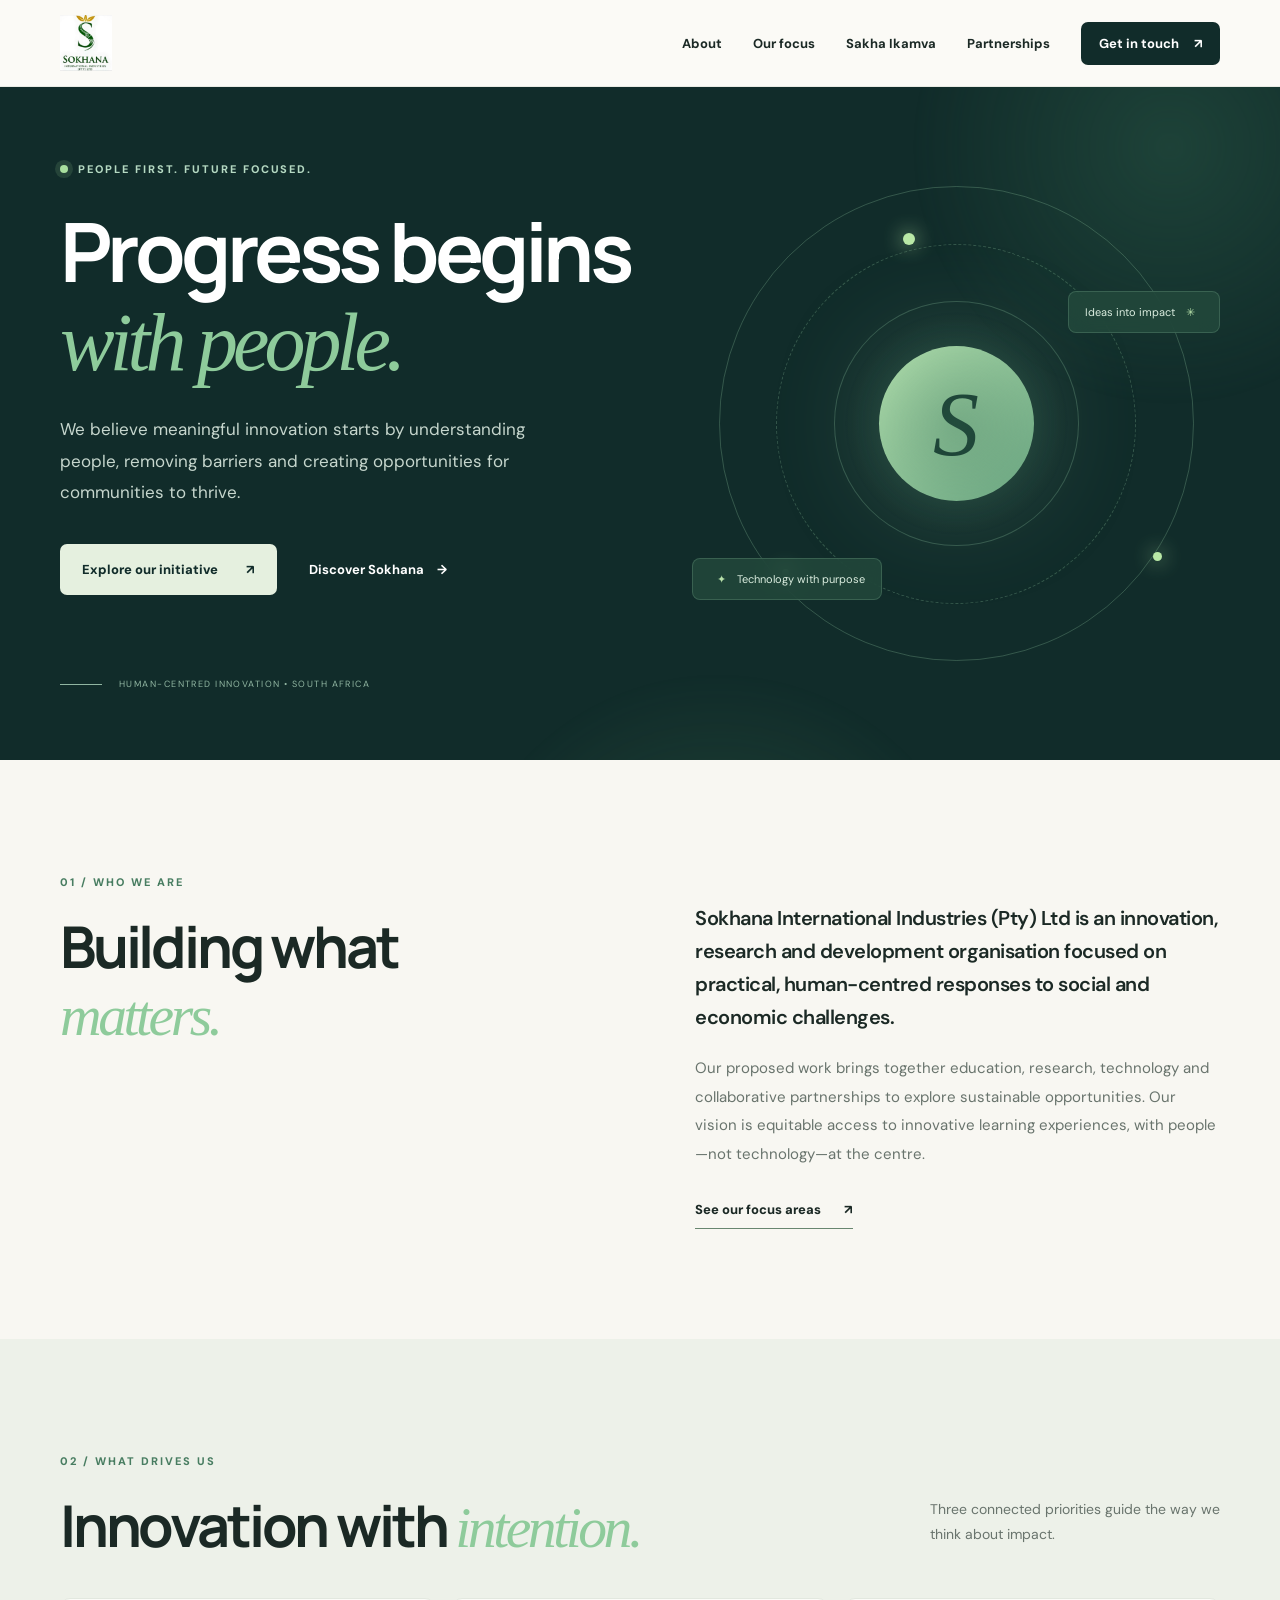
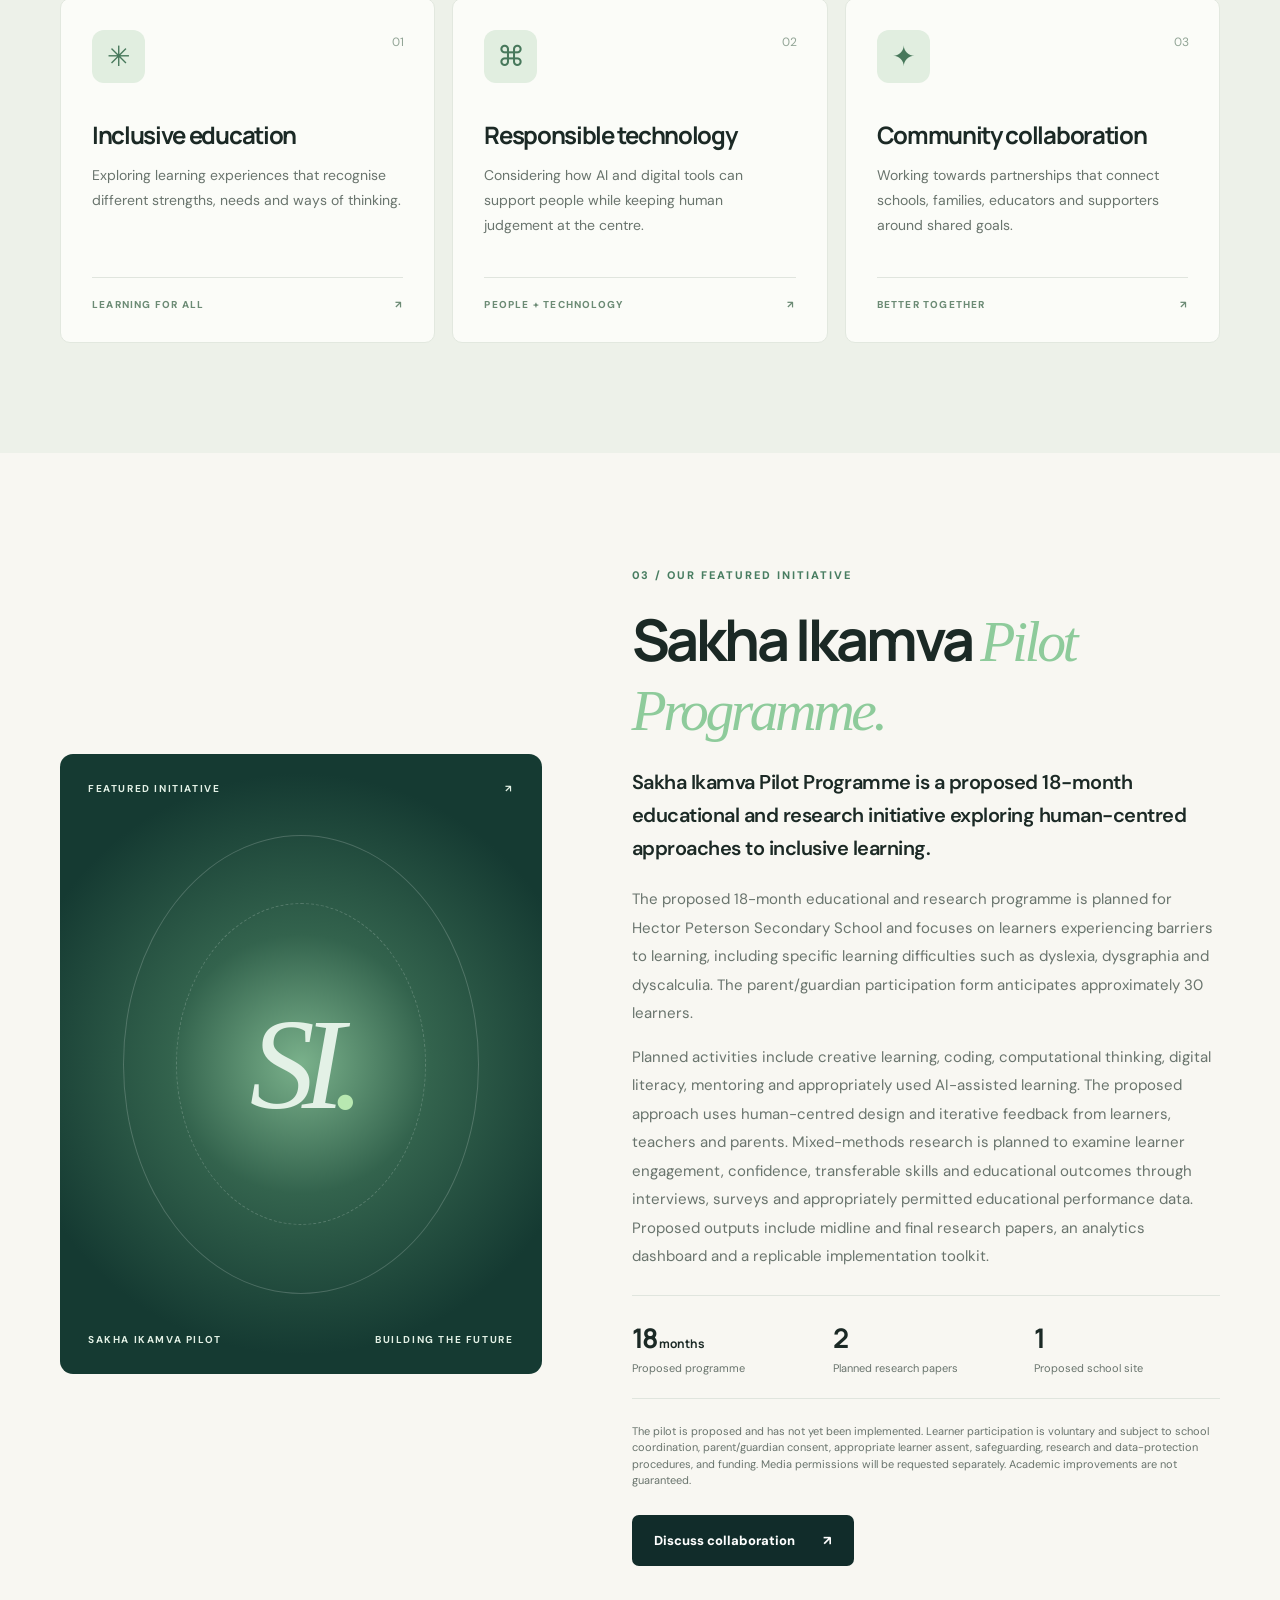
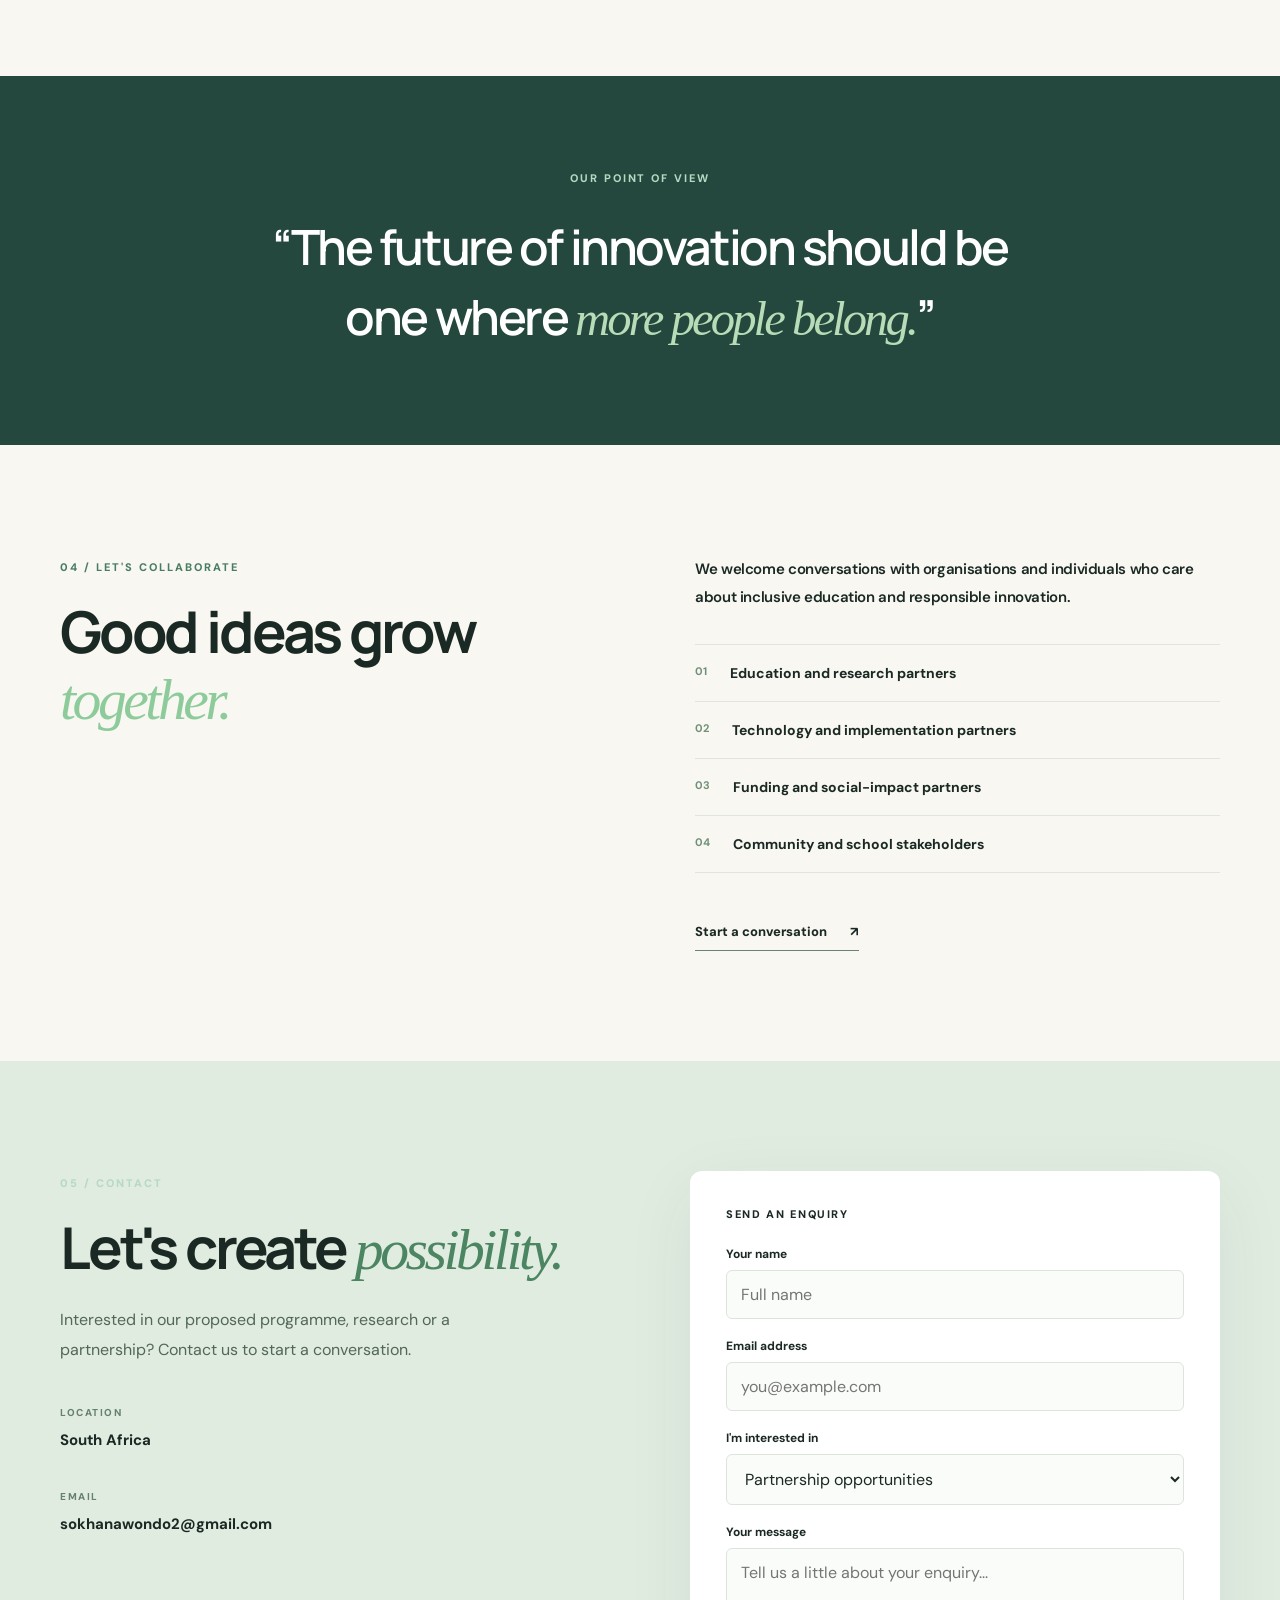
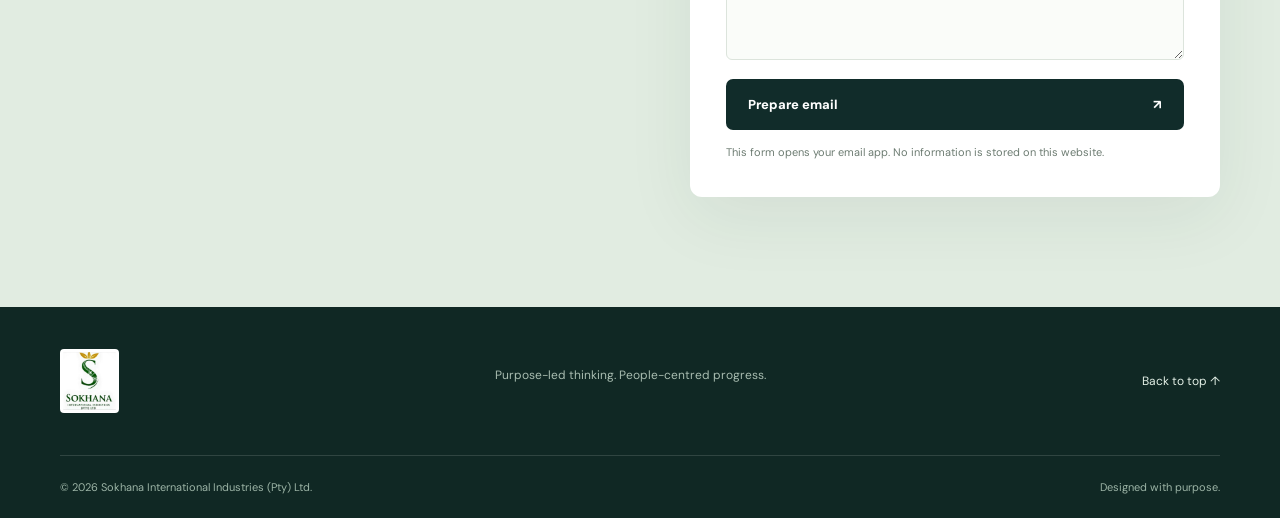
<file: index.html>
<!DOCTYPE html>
<html lang="en">
<head>
  <meta charset="UTF-8" />
  <meta name="viewport" content="width=device-width, initial-scale=1" />
  <meta name="description" content="Sokhana International Industries (Pty) Ltd — exploring human-centred innovation, inclusive education and responsible technology." />
  <meta name="theme-color" content="#112c2a" />
  <title>Sokhana International Industries | Human-centred innovation</title>
  <link rel="icon" href="assets/sokhana-symbol.png" type="image/png" />
  <link rel="stylesheet" href="styles.css" />
  <script src="script.js" defer></script>
</head>
<body>
  <a class="skip-link" href="#main">Skip to content</a>
  <header class="site-header" id="top">
    <div class="container nav-wrap">
      <a class="brand" href="#top" aria-label="Sokhana home"><img class="brand-logo" src="assets/sokhana-logo.jpg" alt="Sokhana International Industries (Pty) Ltd" /></a>
      <button class="menu-toggle" aria-label="Open navigation" aria-expanded="false" aria-controls="primary-nav"><span></span><span></span><span></span></button>
      <nav class="nav" id="primary-nav" aria-label="Main navigation">
        <a href="#about">About</a><a href="#focus">Our focus</a><a href="#initiative">Sakha Ikamva</a><a href="#partners">Partnerships</a><a class="nav-cta" href="#contact">Get in touch <span aria-hidden="true">↗</span></a>
      </nav>
    </div>
  </header>
  <main id="main">
    <section class="hero">
      <div class="hero-glow hero-glow-one"></div><div class="hero-glow hero-glow-two"></div>
      <div class="container hero-grid">
        <div class="hero-copy">
          <span class="eyebrow light"><span class="pulse"></span> PEOPLE FIRST. FUTURE FOCUSED.</span>
          <h1>Progress begins <em>with people.</em></h1>
          <p>We believe meaningful innovation starts by understanding people, removing barriers and creating opportunities for communities to thrive.</p>
          <div class="hero-actions"><a class="button button-light" href="#initiative">Explore our initiative <span aria-hidden="true">↗</span></a><a class="text-link" href="#about">Discover Sokhana <span aria-hidden="true">→</span></a></div>
          <div class="hero-bottom"><span class="line"></span><span>HUMAN-CENTRED INNOVATION • SOUTH AFRICA</span></div>
        </div>
        <div class="hero-art" aria-hidden="true"><div class="orbit orbit-outer"></div><div class="orbit orbit-middle"></div><div class="orbit orbit-inner"></div><div class="core"><span class="core-symbol">S</span></div><span class="orbit-point point-one"></span><span class="orbit-point point-two"></span><span class="orbit-point point-three"></span><div class="art-label art-label-top">Ideas into impact <span>✳</span></div><div class="art-label art-label-bottom"><span>✦</span> Technology with purpose</div></div>
      </div>
    </section>
    <section class="intro section" id="about"><div class="container intro-grid"><div><span class="eyebrow">01 / WHO WE ARE</span><h2>Building what <em>matters.</em></h2></div><div class="intro-body"><p class="lead">Sokhana International Industries (Pty) Ltd is an innovation, research and development organisation focused on practical, human-centred responses to social and economic challenges.</p><p>Our proposed work brings together education, research, technology and collaborative partnerships to explore sustainable opportunities. Our vision is equitable access to innovative learning experiences, with people—not technology—at the centre.</p><a class="inline-link" href="#focus">See our focus areas <span aria-hidden="true">↗</span></a></div></div></section>
    <section class="focus section" id="focus"><div class="container"><div class="section-heading"><div><span class="eyebrow">02 / WHAT DRIVES US</span><h2>Innovation with <em>intention.</em></h2></div><p>Three connected priorities guide the way we think about impact.</p></div><div class="cards"><article class="focus-card"><div class="card-icon" aria-hidden="true">✳</div><span class="card-number">01</span><h3>Inclusive education</h3><p>Exploring learning experiences that recognise different strengths, needs and ways of thinking.</p><div class="card-bottom">LEARNING FOR ALL <span>↗</span></div></article><article class="focus-card"><div class="card-icon" aria-hidden="true">⌘</div><span class="card-number">02</span><h3>Responsible technology</h3><p>Considering how AI and digital tools can support people while keeping human judgement at the centre.</p><div class="card-bottom">PEOPLE + TECHNOLOGY <span>↗</span></div></article><article class="focus-card"><div class="card-icon" aria-hidden="true">✦</div><span class="card-number">03</span><h3>Community collaboration</h3><p>Working towards partnerships that connect schools, families, educators and supporters around shared goals.</p><div class="card-bottom">BETTER TOGETHER <span>↗</span></div></article></div></div></section>
    <section class="initiative section" id="initiative"><div class="container initiative-grid"><div class="initiative-visual"><div class="visual-header"><span>FEATURED INITIATIVE</span><span>↗</span></div><div class="visual-orb"><span>SI<span>.</span></span></div><div class="visual-footer"><span>SAKHA IKAMVA PILOT</span><span>BUILDING THE FUTURE</span></div></div><div class="initiative-copy"><span class="eyebrow">03 / OUR FEATURED INITIATIVE</span><h2>Sakha Ikamva <em>Pilot Programme.</em></h2><p class="lead">Sakha Ikamva Pilot Programme is a proposed 18-month educational and research initiative exploring human-centred approaches to inclusive learning.</p><p>The proposed 18-month educational and research programme is planned for Hector Peterson Secondary School and focuses on learners experiencing barriers to learning, including specific learning difficulties such as dyslexia, dysgraphia and dyscalculia. The parent/guardian participation form anticipates approximately 30 learners.</p><p>Planned activities include creative learning, coding, computational thinking, digital literacy, mentoring and appropriately used AI-assisted learning. The proposed approach uses human-centred design and iterative feedback from learners, teachers and parents. Mixed-methods research is planned to examine learner engagement, confidence, transferable skills and educational outcomes through interviews, surveys and appropriately permitted educational performance data. Proposed outputs include midline and final research papers, an analytics dashboard and a replicable implementation toolkit.</p><div class="stats"><div><strong>18<span> months</span></strong><small>Proposed programme</small></div><div><strong>2</strong><small>Planned research papers</small></div><div><strong>1</strong><small>Proposed school site</small></div></div><p class="fine-print">The pilot is proposed and has not yet been implemented. Learner participation is voluntary and subject to school coordination, parent/guardian consent, appropriate learner assent, safeguarding, research and data-protection procedures, and funding. Media permissions will be requested separately. Academic improvements are not guaranteed.</p><a class="button button-dark" href="#contact">Discuss collaboration <span aria-hidden="true">↗</span></a></div></div></section>
    <section class="quote-band"><div class="container"><span class="eyebrow light">OUR POINT OF VIEW</span><p>“The future of innovation should be one where <em>more people belong.</em>”</p></div></section>
    <section class="partners section" id="partners"><div class="container partners-grid"><div><span class="eyebrow">04 / LET'S COLLABORATE</span><h2>Good ideas grow <em>together.</em></h2></div><div><p class="lead">We welcome conversations with organisations and individuals who care about inclusive education and responsible innovation.</p><ul class="partner-list"><li><span>01</span> Education and research partners</li><li><span>02</span> Technology and implementation partners</li><li><span>03</span> Funding and social-impact partners</li><li><span>04</span> Community and school stakeholders</li></ul><a class="inline-link" href="#contact">Start a conversation <span aria-hidden="true">↗</span></a></div></div></section>
    <section class="contact section" id="contact"><div class="container contact-grid"><div><span class="eyebrow light">05 / CONTACT</span><h2>Let's create <em>possibility.</em></h2><p>Interested in our proposed programme, research or a partnership? Contact us to start a conversation.</p><div class="contact-detail"><span>LOCATION</span><strong>South Africa</strong></div><div class="contact-detail"><span>EMAIL</span><strong id="email-display"><a href="mailto:sokhanawondo2@gmail.com">sokhanawondo2@gmail.com</a></strong></div></div><div class="contact-panel"><span class="panel-label">SEND AN ENQUIRY</span><form id="contact-form"><label for="name">Your name</label><input id="name" name="name" type="text" placeholder="Full name" autocomplete="name" required /><label for="email">Email address</label><input id="email" name="email" type="email" placeholder="you@example.com" autocomplete="email" required /><label for="topic">I'm interested in</label><select id="topic" name="topic"><option>Partnership opportunities</option><option>Funding / sponsorship</option><option>Sakha Ikamva Pilot Programme</option><option>General enquiry</option></select><label for="message">Your message</label><textarea id="message" name="message" rows="4" placeholder="Tell us a little about your enquiry..." required></textarea><button type="submit" class="button button-dark">Prepare email <span aria-hidden="true">↗</span></button><p class="form-note" id="form-status" role="status">This form opens your email app. No information is stored on this website.</p></form></div></div></section>
  </main>
  <footer class="footer"><div class="container footer-top"><a class="brand footer-brand" href="#top"><img class="brand-logo" src="assets/sokhana-logo.jpg" alt="Sokhana International Industries (Pty) Ltd" /></a><p>Purpose-led thinking. People-centred progress.</p><a href="#top">Back to top ↑</a></div><div class="container footer-bottom"><span>© <span id="year"></span> Sokhana International Industries (Pty) Ltd.</span><span>Designed with purpose.</span></div></footer>
</body>
</html>
</file>
<file: styles.css>
@import url('https://fonts.googleapis.com/css2?family=DM+Sans:wght@400;500;600;700&family=Manrope:wght@400;500;600;700;800&display=swap');
:root{--forest:#112c2a;--forest2:#1a3c36;--cream:#f8f7f2;--sage:#d9e7d9;--mint:#bce3b4;--ink:#1b2925;--muted:#69746d;--border:#e0e5de}*{box-sizing:border-box}html{scroll-behavior:smooth}body{margin:0;background:var(--cream);color:var(--ink);font-family:'DM Sans',sans-serif;-webkit-font-smoothing:antialiased}a{color:inherit;text-decoration:none}button,input,select,textarea{font:inherit}button{cursor:pointer}h1,h2,h3,p{margin-top:0}h1,h2,h3{font-family:Manrope,sans-serif;letter-spacing:-.055em}h1 em,h2 em,.quote-band em{font-family:Georgia,serif;font-weight:400;letter-spacing:-.06em}h1 em,h2 em{color:#8ecb9b}.container{width:min(1160px,calc(100% - 48px));margin:auto}.section{padding:110px 0}.eyebrow{display:inline-flex;align-items:center;gap:10px;font-size:11px;font-weight:800;letter-spacing:.18em;color:#487d61}.eyebrow.light{color:#b5d9c2}.site-header{position:relative;z-index:20;background:#fbfaf6;border-bottom:1px solid #e8eae3}.nav-wrap{height:86px;display:flex;align-items:center;justify-content:space-between;gap:24px}.brand{display:inline-flex;align-items:center;gap:11px;flex-shrink:0}.brand-mark{width:42px;height:42px;border-radius:12px;background:var(--forest);color:#fff;display:grid;place-items:center;font-family:Manrope,sans-serif;font-size:24px;font-weight:800;letter-spacing:-.1em}.brand-dot{color:#9ed4a7}.brand-name{font-family:Manrope,sans-serif;font-size:17px;font-weight:800;letter-spacing:.075em;line-height:1.2}.brand-name small{display:block;font-size:8px;letter-spacing:.21em;margin-top:5px}.nav{display:flex;align-items:center;gap:31px}.nav a{font-size:13px;font-weight:700}.nav a:not(.nav-cta):hover{color:#488263}.nav-cta{background:var(--forest);color:#fff;padding:13px 18px;border-radius:7px}.nav-cta span{margin-left:12px}.menu-toggle{display:none;background:none;border:0;padding:10px}.menu-toggle span{display:block;width:24px;height:2px;background:var(--forest);margin:5px 0}.hero{background:var(--forest);color:white;min-height:655px;position:relative;overflow:hidden}.hero-glow{position:absolute;border-radius:50%;pointer-events:none;filter:blur(2px)}.hero-glow-one{width:520px;height:520px;right:-150px;top:-200px;background:radial-gradient(circle,#31644e66,transparent 70%)}.hero-glow-two{width:540px;height:540px;left:35%;bottom:-450px;background:radial-gradient(circle,#5b946544,transparent 70%)}.hero-grid{display:grid;grid-template-columns:1.15fr 1fr;align-items:center;gap:25px;min-height:655px}.hero-copy{position:relative;z-index:1;padding:70px 0}.pulse{width:8px;height:8px;border-radius:50%;background:#a8df9e;box-shadow:0 0 0 5px #a8df9e22}h1{font-size:clamp(58px,6.4vw,91px);line-height:1.075;margin:29px 0 27px;max-width:690px}.hero-copy>p{color:#c6d6cd;font-size:17px;line-height:1.85;max-width:480px}.hero-actions{display:flex;align-items:center;gap:32px;margin-top:36px;flex-wrap:wrap}.button{display:inline-flex;justify-content:space-between;align-items:center;gap:28px;border:0;border-radius:7px;padding:17px 22px;font-size:13px;font-weight:800;transition:transform .2s,background .2s}.button:hover{transform:translateY(-2px)}.button-light{background:#e5f0df;color:var(--forest)}.button-dark{background:var(--forest);color:#fff}.text-link{font-size:13px;font-weight:700}.text-link span{margin-left:10px}.hero-bottom{display:flex;align-items:center;gap:17px;margin-top:83px;font-size:9px;letter-spacing:.16em;color:#91b6a2}.hero-bottom .line{height:1px;width:42px;background:#91b6a2}.hero-art{position:relative;height:490px;display:grid;place-items:center}.orbit{position:absolute;border:1px solid #7cad8c55;border-radius:50%;aspect-ratio:1}.orbit-outer{width:95%;max-width:475px}.orbit-middle{width:72%;max-width:360px;border-style:dashed;transform:rotate(20deg)}.orbit-inner{width:49%;max-width:245px;background:radial-gradient(circle,#3e755b55,transparent 65%)}.core{width:155px;height:155px;border-radius:50%;background:linear-gradient(135deg,#b6e3b0,#6eaa85);display:grid;place-items:center;box-shadow:0 0 110px #9edbb144}.core-symbol{font-family:Georgia,serif;font-size:92px;color:#15372e;font-style:italic}.orbit-point{position:absolute;width:12px;height:12px;border-radius:50%;background:#b9e8a6;box-shadow:0 0 20px #b9e8a6}.point-one{top:11%;left:40%}.point-two{bottom:22%;right:11%;width:9px;height:9px}.point-three{bottom:19%;left:17%;width:7px;height:7px}.art-label{position:absolute;background:#234a3dcc;border:1px solid #6c9d8255;border-radius:8px;padding:13px 16px;color:#dceee0;font-size:11px;backdrop-filter:blur(10px)}.art-label-top{right:0;top:23%}.art-label-bottom{bottom:14%;left:0}.art-label span{color:#b8e1aa;margin:0 8px}.intro-grid,.partners-grid{display:grid;grid-template-columns:1fr 1fr;gap:110px}.section h2{font-size:clamp(40px,4.5vw,65px);line-height:1.15;margin:22px 0}.intro h2{max-width:430px}.intro-body{padding-top:32px}.lead{font-size:20px;line-height:1.65;font-weight:600;letter-spacing:-.025em}.intro-body>p:not(.lead),.initiative-copy>p:not(.lead),.partners-grid p{color:var(--muted);font-size:15px;line-height:1.9}.inline-link{display:inline-block;font-size:13px;font-weight:800;border-bottom:1px solid #68866f;padding-bottom:10px;margin-top:18px}.inline-link span{margin-left:20px}.focus{background:#edf1e9}.section-heading{display:flex;align-items:end;justify-content:space-between;gap:30px;margin-bottom:36px}.section-heading h2{margin-bottom:0}.section-heading>p{color:var(--muted);max-width:290px;line-height:1.8;font-size:14px}.cards{display:grid;grid-template-columns:repeat(3,1fr);gap:17px}.focus-card{min-height:345px;background:#fbfcf8;border:1px solid #e2e8df;padding:31px;display:flex;flex-direction:column;position:relative;border-radius:10px}.card-icon{width:53px;height:53px;background:#e1eee0;border-radius:12px;display:grid;place-items:center;color:#47785b;font-size:28px}.card-number{position:absolute;right:30px;top:35px;color:#91a495;font-size:12px}.focus-card h3{font-size:24px;margin:35px 0 12px}.focus-card p{font-size:14px;color:var(--muted);line-height:1.8}.card-bottom{border-top:1px solid var(--border);padding-top:20px;margin-top:auto;font-size:10px;letter-spacing:.12em;font-weight:800;color:#6c8b75;display:flex;justify-content:space-between}.initiative-grid{display:grid;grid-template-columns:.9fr 1.1fr;gap:90px;align-items:center}.initiative-visual{min-height:620px;border-radius:13px;background:radial-gradient(circle at 50% 50%,#7ab18b 0,#33634d 33%,#153a32 74%);color:#e3f1e6;padding:28px;display:flex;flex-direction:column;justify-content:space-between;overflow:hidden;position:relative}.initiative-visual:before,.initiative-visual:after{content:"";position:absolute;inset:13%;border:1px solid #ffffff30;border-radius:50%}.initiative-visual:after{inset:24%;border-style:dashed}.visual-header,.visual-footer{display:flex;justify-content:space-between;align-items:center;position:relative;z-index:2;font-size:10px;letter-spacing:.16em;font-weight:700}.visual-orb{position:relative;z-index:1;align-self:center;font-family:Georgia,serif;font-size:130px;font-style:italic;letter-spacing:-.1em}.visual-orb span span{color:#b8e8b1}.visual-footer{align-items:end}.initiative-copy .lead{margin-top:22px}.stats{display:grid;grid-template-columns:repeat(3,1fr);border-top:1px solid var(--border);border-bottom:1px solid var(--border);padding:23px 0;gap:15px;margin:24px 0}.stats strong{display:block;font-family:Manrope,sans-serif;font-size:27px;letter-spacing:-.06em}.stats strong span{font-size:12px;letter-spacing:0}.stats small{display:block;color:var(--muted);font-size:11px;margin-top:5px}.fine-print{font-size:11px!important;line-height:1.5!important}.initiative-copy .button{margin-top:15px}.quote-band{background:#24483d;color:#fff;text-align:center;padding:90px 0}.quote-band p{font-family:Manrope,sans-serif;font-size:clamp(28px,3.8vw,49px);font-weight:600;letter-spacing:-.05em;line-height:1.45;max-width:820px;margin:25px auto 0}.quote-band em{color:#b7dcb7}.partners-grid .lead{color:var(--ink)}.partner-list{padding:0;list-style:none;margin:32px 0}.partner-list li{display:flex;gap:23px;border-top:1px solid var(--border);padding:19px 0;font-size:14px;font-weight:700}.partner-list li:last-child{border-bottom:1px solid var(--border)}.partner-list span{color:#719078;font-size:11px}.contact{background:#e1ece1}.contact-grid{display:grid;grid-template-columns:1fr 1fr;gap:100px}.contact h2 em{color:#4b8562}.contact-grid>div:first-child>p{max-width:390px;line-height:1.9;color:#52665a}.contact-detail{margin-top:40px}.contact-detail span{display:block;font-size:10px;letter-spacing:.15em;color:#66816f;font-weight:800;margin-bottom:10px}.contact-detail strong{font-size:15px;overflow-wrap:anywhere}.contact-panel{background:#fff;border-radius:12px;padding:36px;box-shadow:0 20px 70px #173e2a12}.panel-label{display:block;font-size:11px;font-weight:800;letter-spacing:.15em;margin-bottom:25px}.contact-panel form{display:flex;flex-direction:column}.contact-panel label{font-size:12px;font-weight:700;margin:0 0 8px}.contact-panel input,.contact-panel select,.contact-panel textarea{border:1px solid #dce4dc;background:#fafcf9;border-radius:6px;padding:13px 14px;margin-bottom:19px;min-width:0;width:100%;outline-color:#6e9b7c;color:var(--ink)}.contact-panel textarea{resize:vertical}.contact-panel button{width:100%}.form-note{font-size:11px;color:#6d7c72;line-height:1.6;margin:14px 0 0}.footer{background:#102824;color:#e3efe6}.footer-top{display:flex;justify-content:space-between;align-items:center;gap:20px;padding:42px 0;border-bottom:1px solid #ffffff22}.footer-brand .brand-mark{background:#d9e8d7;color:#18392d}.footer-brand .brand-name{font-size:14px}.footer-top p{font-size:12px;color:#a8bcb0}.footer-top>a:last-child{font-size:12px}.footer-bottom{display:flex;justify-content:space-between;padding:24px 0;color:#9cb4a6;font-size:11px}.skip-link{position:absolute;top:-100px;left:10px;background:#fff;color:#000;padding:12px;z-index:100}.skip-link:focus{top:10px}section{scroll-margin-top:25px}@media(max-width:900px){.nav{gap:17px}.nav a{font-size:12px}.hero-grid{grid-template-columns:1fr .8fr}.hero-art{height:360px}.intro-grid,.partners-grid,.contact-grid{gap:50px}.initiative-grid{gap:45px}.initiative-visual{min-height:510px}.section{padding:85px 0}}@media(max-width:700px){.container{width:min(100% - 36px,1160px)}.nav-wrap{height:74px}.brand-name{font-size:14px}.brand-name small{font-size:7px}.menu-toggle{display:block}.nav{display:none;position:absolute;top:74px;left:0;right:0;background:#fbfaf6;padding:20px 24px 26px;flex-direction:column;align-items:stretch;gap:0;border-bottom:1px solid var(--border);box-shadow:0 16px 22px #00000012}.nav.open{display:flex}.nav a{font-size:14px;padding:13px 0}.nav .nav-cta{padding:15px;margin-top:10px;text-align:center}.hero-grid{grid-template-columns:1fr;min-height:unset}.hero{min-height:unset}.hero-copy{padding:75px 0 0}.hero-copy h1{font-size:clamp(50px,12vw,72px)}.hero-copy>p{font-size:15px}.hero-bottom{margin-top:55px}.hero-art{height:330px;max-width:400px;width:100%;margin:auto}.orbit-outer{width:78%}.orbit-middle{width:59%}.orbit-inner{width:42%}.core{width:110px;height:110px}.core-symbol{font-size:66px}.art-label-top{right:0}.art-label-bottom{left:0}.section{padding:72px 0}.intro-grid,.partners-grid,.contact-grid,.initiative-grid{grid-template-columns:1fr;gap:30px}.intro-body{padding-top:0}.section h2{font-size:clamp(38px,9vw,55px)}.section-heading{display:block}.section-heading>p{margin-top:20px}.cards{grid-template-columns:1fr}.focus-card{min-height:285px}.focus-card h3{margin-top:22px}.initiative-visual{min-height:390px}.visual-orb{font-size:100px}.stats strong{font-size:23px}.quote-band{padding:70px 0}.contact-panel{padding:25px}.footer-top,.footer-bottom{flex-wrap:wrap;gap:17px}.footer-top p{width:100%;order:3}.footer-bottom{line-height:1.7}}@media(prefers-reduced-motion:reduce){html{scroll-behavior:auto}*,*:before,*:after{transition:none!important}}

/* Official Sokhana logo */
.brand-logo { display:block; width:auto; height:56px; max-width:min(250px, 55vw); object-fit:contain; }
.footer-brand .brand-logo { height:64px; background:#fff; border-radius:4px; padding:3px; }
@media(max-width:700px) { .brand-logo { height:48px; max-width:210px; } .footer-brand .brand-logo { height:54px; } }
</file>
